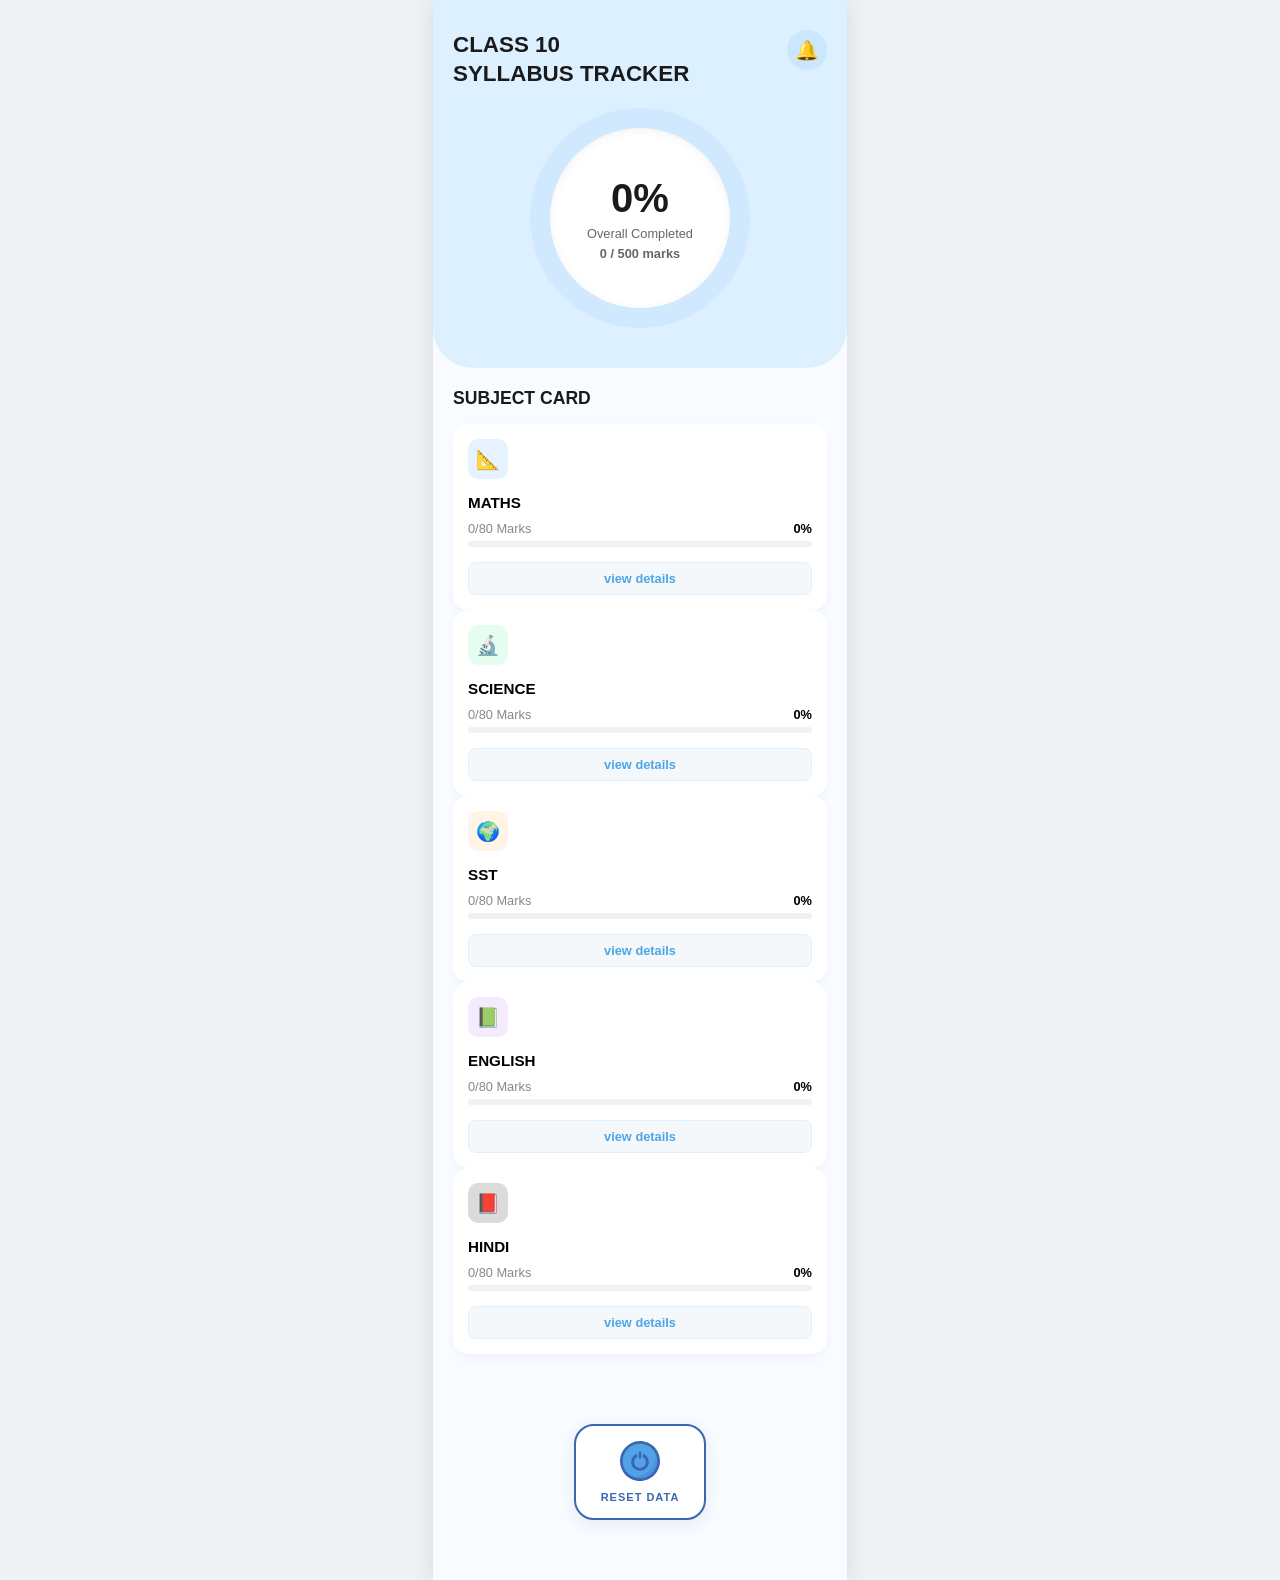
<file: index.html>
<!DOCTYPE html>
<html lang="en">
<head>
    <meta charset="UTF-8">
    <meta name="viewport" content="width=device-width , initial-scale=1.0">
    <title>syllabus tracker</title>
    <link rel = "stylesheet" href="style.css">
    <link rel = "apple-touch-icon" href = "icon.jpeg">
    <link rel="manifest" href="/syllabus-tracker/manifest.json">
    <script>
        if ('serviceWorker' in navigator) {
            navigator.serviceWorker.register('sw.js');
            }
    </script>
</head>
<body>
    <script src="script.js"></script>
    <div class="app-container">
        <div class="top-section">
            <header>
                
                <h1 style="font-family: 'Segoe UI', Tahoma, Geneva, Verdana, sans-serif; text-transform: uppercase;">class 10<br>syllabus tracker</h1>
                <div class="notif-container">
    <button class="icon-btn" id="notif-btn">🔔</button>
    <span id="notif-dot" class="notification-dot" style="display: none;"></span>
                </div>

            </header>
            <div class="overall-progress-container">
                <div class="circular-progress">
                    <div class="inner-circle">
                        <h2>0%</h2>
                        <p style="text-transform: capitalize;">overall completed</p>
                        <p id="overall-marks-text" class="marks-total">0 / 500</p>
                    </div>
                </div>
            </div>
        </div>
        <div class="bottom-section">
            <div class="section-header">
                <h2 style="text-transform: uppercase;">subject card</h2>
            </div>
            <main class="subject-row">
                <div class="subject-card">
                    <div class="icon-box maths-icon">📐</div>
                    <h3 style="text-transform: uppercase;">maths</h3>
                    <div class="progress-info">
                        <span class="marks-badge math-marks">0 / 80</span>
                        <span class="maths-percent">0%</span>
                    </div>
                    <div class="progress-bar-bg">
                        <div class="progress-fill maths-fill" style ="width : 0%;"></div>
                    </div>
                    <a href ="maths.html"><button>view details</button></a>
                </div>
                <div class="subject-card">
                    <div class="icon-box science-icon">🔬</div>
                    <h3 style="text-transform: uppercase;">science</h3>
                    <div class="progress-info">
                        <span class="marks-badge sci-marks">0 / 80</span>
                        <span class="sci-percent">0%</span>
                    </div>
                    <div class="progress-bar-bg">
                        <div class="progress-fill science-fill" style ="width : 0%;"></div>
                    </div>
                    <a href ="science.html"><button>view details</button></a>
                </div>
                <div class="subject-card">
                    <div class="icon-box sst-icon">🌍</div>
                    <h3 style="text-transform: uppercase;">sst</h3>
                    <div class="progress-info">
                        <span class="marks-badge sst-marks">0 / 80</span>
                        <span class="sst-percent">0%</span>
                    </div>
                    <div class="progress-bar-bg">
                        <div class="progress-fill sst-fill" style ="width : 0%;"></div>
                    </div>
                    <a href="sst.html"><button>view details</button></a>
                </div>
                <div class="subject-card">
                    <div class="icon-box english-icon">📗</div>
                    <h3 style="text-transform: uppercase;">english</h3>
                    <div class="progress-info">
                        <span class="marks-badge english-marks">0 / 80</span>
                        <span class="english-percent">0%</span>
                    </div>
                    <div class="progress-bar-bg">
                        <div class="progress-fill english-fill" style ="width : 0%;"></div>
                    </div>
                    <a href="english.html"><button>view details</button></a>
                </div>
                <div class="subject-card">
                    <div class="icon-box hindi-icon">📕</div>
                    <h3 style="text-transform: uppercase;">hindi</h3>
                    <div class="progress-info">
                        <span class="marks-badge hindi-marks">0 / 80</span>
                        <span class="hindi-percent">0%</span>
                    </div>
                    <div class="progress-bar-bg">
                        <div class="progress-fill hindi-fill" style ="width : 0%;"></div>
                    </div>
                    <a href="hindi.html"><button>view details</button></a>
                </div>
            </main>
        </div>

        <div class="reset-section">
    <button id="reset-btn" title="Reset All Progress">
        <svg width="40" height="40" viewBox="0 0 512 512" xmlns="http://www.w3.org/2000/svg">
            <path style="fill:#3C66B1;" d="M256,0c-38.961,0-85.921,14.775-85.921,14.775C70.956,50.084,0,144.756,0,256 c0,141.385,114.615,256,256,256s256-114.615,256-256S397.385,0,256,0z M256,462.352c-113.965,0-206.352-92.387-206.352-206.352 S142.035,49.648,256,49.648S462.352,142.035,462.352,256S369.965,462.352,256,462.352z"></path>
            <circle style="fill:#52A2E7;" cx="256" cy="256" r="221.978"></circle>
            <g>
                <path style="opacity:0.22;fill:#3C66B1;" d="M404.465,47.428 c29.859,41.873,47.427,93.116,47.427,148.464c0,141.385-114.615,256-256,256c-55.348,0-106.592-17.568-148.465-47.427 C93.842,469.555,169.963,512,256,512c141.385,0,256-114.615,256-256C512,169.963,469.555,93.842,404.465,47.428z"></path>
                <path style="fill:#3C66B1;" d="M192.763,176.515c7.98-4.78,16.041-9.57,24.921-12.802v40.281 c-22.388,13.18-37.453,37.52-37.453,65.326c0,41.777,33.988,75.767,75.768,75.767c41.777,0,75.767-33.988,75.767-75.767 c0-27.806-15.066-52.146-37.453-65.327v-40.281c43.135,15.697,74.025,57.112,74.025,105.607 c0,61.944-50.394,112.338-112.338,112.338s-112.339-50.394-112.339-112.338c0-25.564,8.584-49.16,23.02-68.059 C166.678,201.26,181.279,183.394,192.763,176.515z"></path>
                <path style="fill:#3C66B1;" d="M255.997,222.699L255.997,222.699c-8.62,0-15.673-7.053-15.673-15.673v-61.017 c0-8.62,7.053-15.673,15.673-15.673l0,0c8.62,0,15.673,7.053,15.673,15.673v61.017C271.67,215.646,264.617,222.699,255.997,222.699 z"></path>
            </g>
        </svg>
        <span>Reset Data</span>
    </button>
        </div>

    </div>
</body>
</html>
</file>
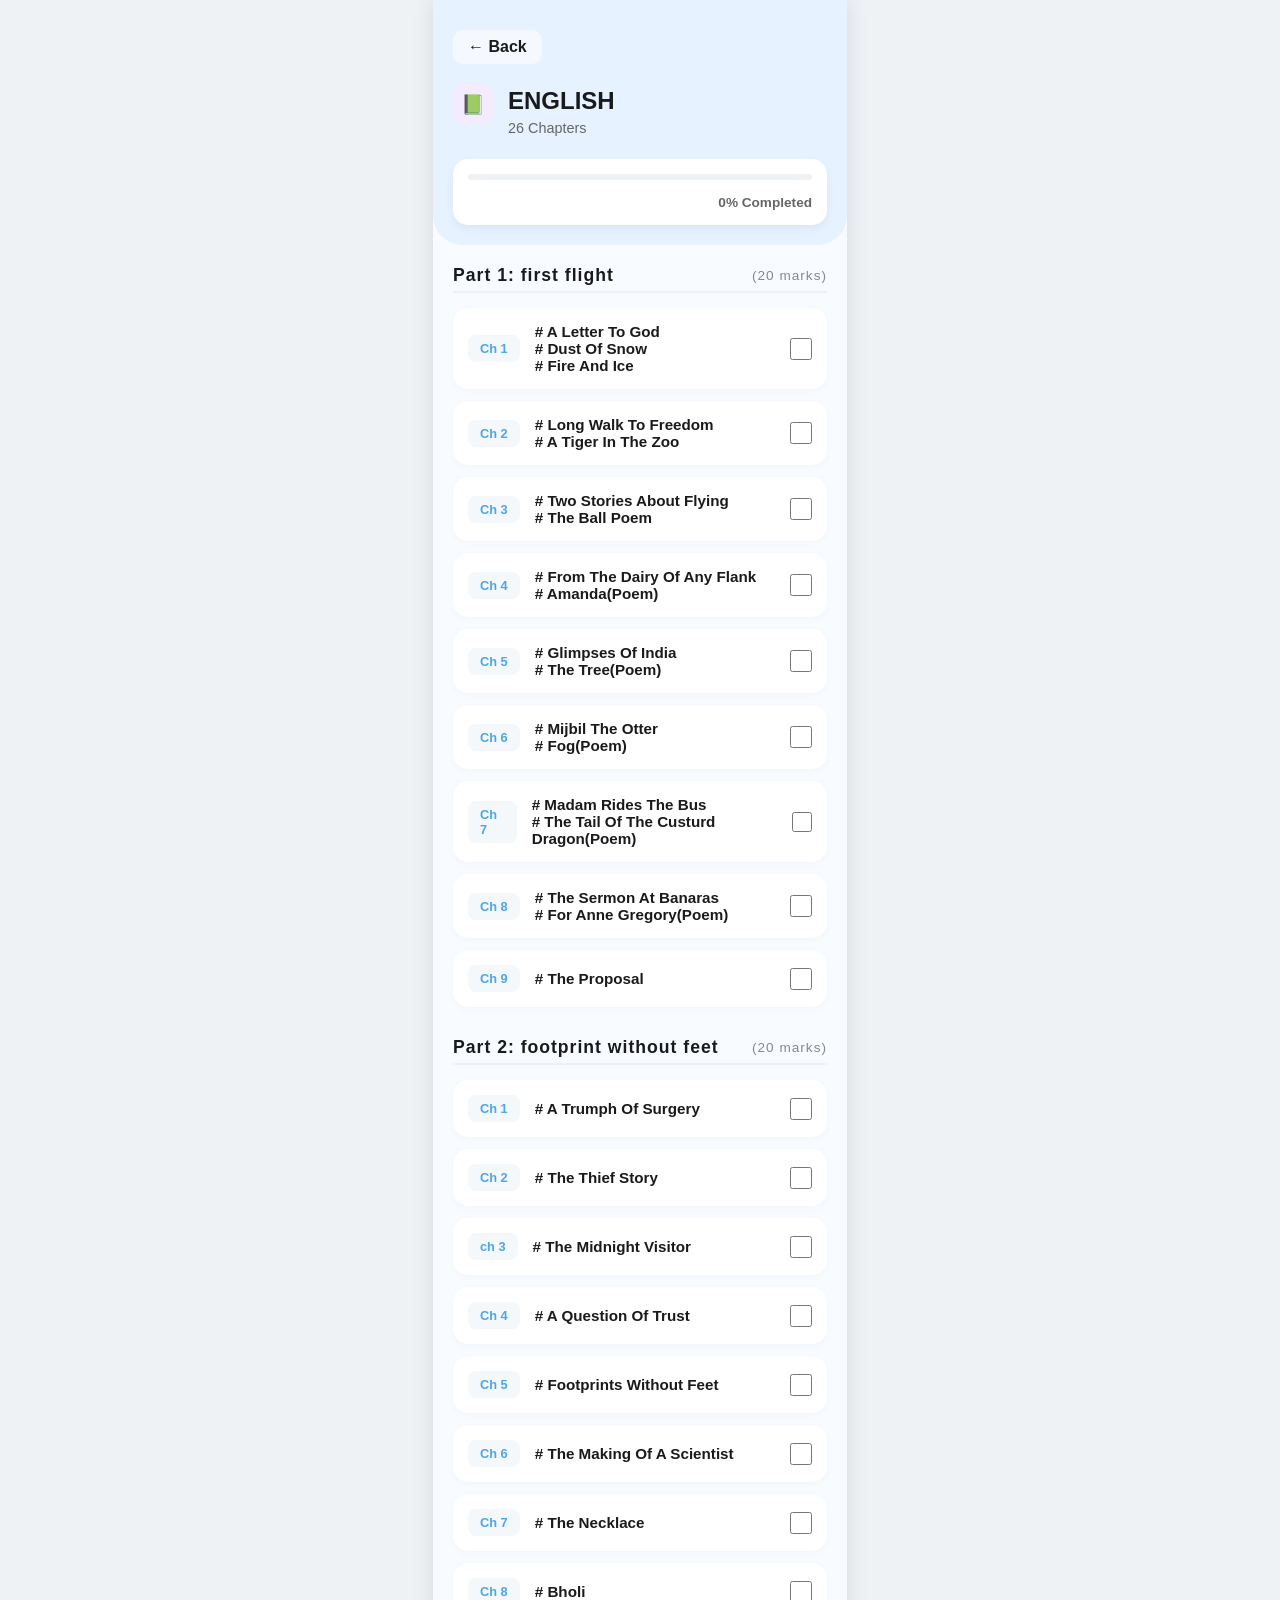
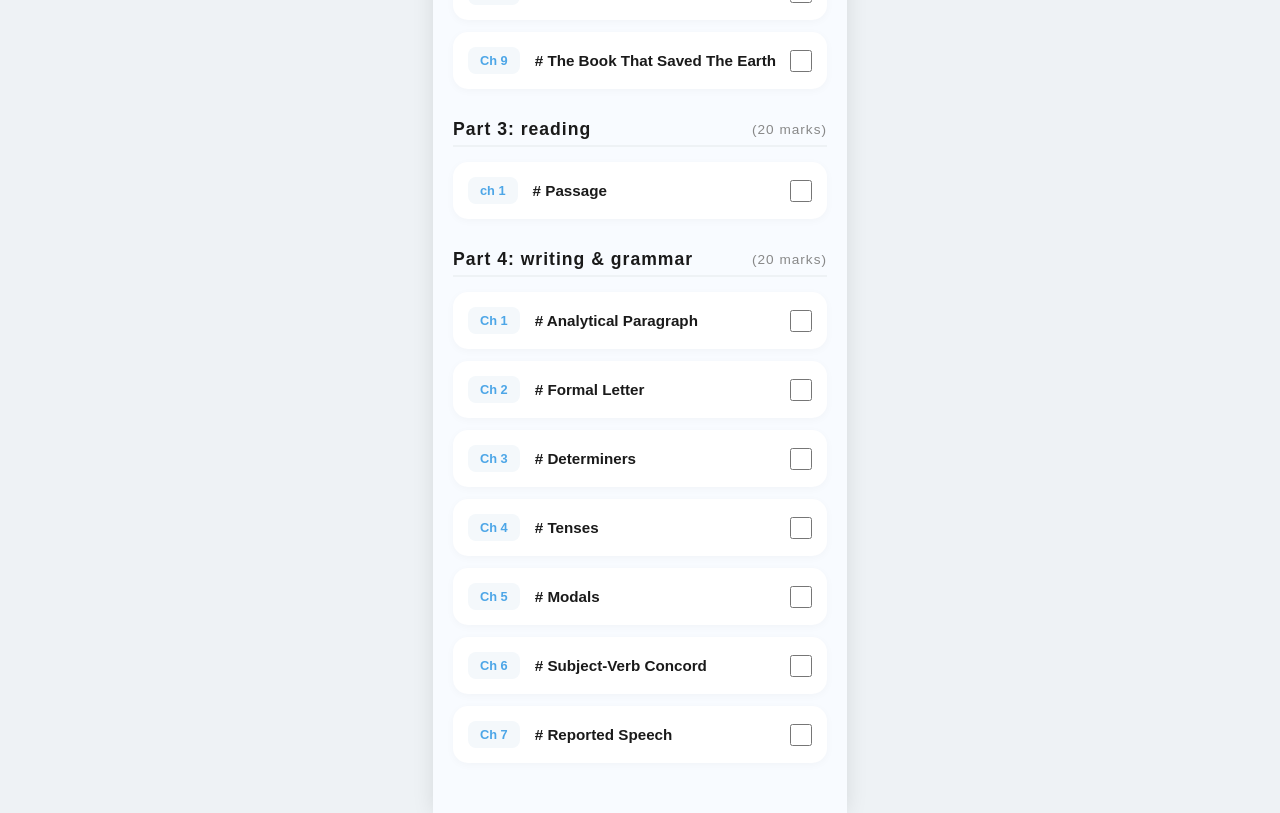
<file: english.html>
<!DOCTYPE html>
<html lang="en">
<head>
    <meta charset="UTF-8">
    <meta name="viewport" content="width=device-width, initial-scale=1.0">
    <title>english Chapters</title>
    <link rel="stylesheet" href="style.css">
</head>
<body>
    <div class="app-container">
        <div class="subject-header english-header">
            <a href="index.html" class="back-btn">← Back</a>
            
            <div class="header-content">
                <div class="icon-box english-icon">📗</div>
                <div>
                    <h2 style="text-transform: uppercase;">english</h2>
                    <p>26 Chapters</p>
                </div>
            </div>

            <div class="subject-progress">
                <div class="progress-bar-bg">
                    <div class="progress-fill english-fill" style="width: 0%;"></div>
                </div>
                <span>0% Completed</span>
            </div>
        </div>

        <div class="chapters-container">
            <div class="subject-part">

                <h3 class="part-title">part 1: first flight <span class="part-marks">(20 marks)</span></h3>
            <label class="chapter-card">
                <div class="chapter-info">
                    <span class="chapter-num">Ch 1</span>
                    <div>
                    <h4># a letter to god<br># dust of snow<br># fire and ice</h4>
                    </div>
                </div>
                <input type="checkbox" id="eng-ff-ch1">
            </label>

            <label class="chapter-card">
                <div class="chapter-info">
                    <span class="chapter-num">Ch 2</span>
                    <div>
                    <h4># long walk to freedom<br># a tiger in the zoo</h4>
                    </div>
                </div>
                <input type="checkbox" id="eng-ff-ch2">
            </label>

            <label class="chapter-card">
                <div class="chapter-info">
                    <span class="chapter-num">Ch 3</span>
                    <div>
                    <h4># two stories about flying<br># the ball poem</h4>
                    </div>
                </div>
                <input type="checkbox" id="eng-ff-ch3">
            </label>
            
           
            <label class="chapter-card">
                <div class="chapter-info">
                    <span class="chapter-num">Ch 4</span>
                    <div>
                    <h4># from the dairy of any flank<br># amanda(poem)</h4>
                    </div>
                </div>
                <input type="checkbox" id="eng-ff-ch4">
            </label>
            
            <label class="chapter-card">
                <div class="chapter-info">
                    <span class="chapter-num">Ch 5</span>
                    <div>
                    <h4># glimpses of india<br># the tree(poem)</h4>
                    </div>
                </div>
                <input type="checkbox" id="eng-ff-ch5">
            </label>
          
            <label class="chapter-card">
                <div class="chapter-info">
                    <span class="chapter-num">Ch 6</span>
                    <div>
                    <h4># mijbil the otter<br># fog(poem)</h4>
                    </div>
                </div>
                <input type="checkbox" id="eng-ff-ch6">
            </label>

            <label class="chapter-card">
                <div class="chapter-info">
                    <span class="chapter-num">Ch 7</span>
                    <div>
                    <h4># madam rides the bus<br># the tail of the custurd dragon(Poem)</h4>
                    </div>
                </div>
                <input type="checkbox" id="eng-ff-ch7">
            </label>

            <label class="chapter-card">
                <div class="chapter-info">
                    <span class="chapter-num">Ch 8</span>
                    <div>
                    <h4># the sermon at banaras <br># for anne gregory(poem)</h4>
                    </div>
                </div>
                <input type="checkbox" id="eng-ff-ch8">
            </label>

            <label class="chapter-card">
                <div class="chapter-info">
                    <span class="chapter-num">Ch 9</span>
                    <div>
                    <h4># the proposal</h4>
                    </div>
                </div>
                <input type="checkbox" id="eng-ff-ch9">
            </label>
        </div>

        <div class="subject-part">
                <h3 class="part-title">part 2: footprint without feet <span class="part-marks">(20 marks)</span></h3>

            <label class="chapter-card">
                <div class="chapter-info">
                    <span class="chapter-num">Ch 1</span>
                    <div>
                    <h4># a trumph of surgery</h4>
                    </div>
                </div>
                <input type="checkbox" id="eng-fwf-ch1">
            </label>

            <label class="chapter-card">
                <div class="chapter-info">
                    <span class="chapter-num">Ch 2</span>
                    <div>
                    <h4># the thief story</h4>
                    </div>
                </div>
                <input type="checkbox" id="eng-fwf-ch2">
            </label>

            <label class="chapter-card">
                <div class="chapter-info">
                    <span class="chapter-num">ch 3</span>
                    <div>
                    <h4># the midnight visitor</h4>
                    </div>
                </div>
                <input type="checkbox" id="eng-fwf-ch3">
            </label>

            <label class="chapter-card">
                <div class="chapter-info">
                    <span class="chapter-num">Ch 4</span>
                    <div>
                    <h4># a question of trust</h4>
                    </div>
                </div>
                <input type="checkbox" id="eng-fwf-ch4">
            </label>

            <label class="chapter-card">
                <div class="chapter-info">
                    <span class="chapter-num">Ch 5</span>
                    <div>
                    <h4># footprints without feet</h4>
                    </div>
                </div>
                <input type="checkbox" id="eng-fwf-ch5">
            </label>

            <label class="chapter-card">
                <div class="chapter-info">
                    <span class="chapter-num">Ch 6</span>
                    <div>
                    <h4># the making of a scientist</h4>
                    </div>
                </div>
                <input type="checkbox" id="eng-fwf-ch6">
            </label>

            <label class="chapter-card">
                <div class="chapter-info">
                    <span class="chapter-num">Ch 7</span>
                    <div>
                    <h4># the necklace</h4>
                    </div>
                </div>
                <input type="checkbox" id="eng-fwf-ch7">
            </label>

            <label class="chapter-card">
                <div class="chapter-info">
                    <span class="chapter-num">Ch 8</span>
                    <div>
                    <h4># bholi</h4>
                    </div>
                </div>
                <input type="checkbox" id="eng-fwf-ch8">
            </label>

            <label class="chapter-card">
                <div class="chapter-info">
                    <span class="chapter-num">Ch 9</span>
                    <div>
                    <h4># the book that saved the earth</h4>
                    </div>
                </div>
                <input type="checkbox" id="eng-fwf-ch9">
            </label>

        </div>
        <div class="subject-part">
                <h3 class="part-title">part 3: reading <span class="part-marks">(20 marks)</span></h3>

                <label class="chapter-card">
                <div class="chapter-info">
                    <span class="chapter-num">ch 1</span>
                    <div>
                    <h4># passage</h4>
                    </div>
                </div>
                <input type="checkbox" id="eng-read-ch1">
            </label>
        </div>

        <div class="subject-part">
                <h3 class="part-title">part 4: writing & Grammar <span class="part-marks">(20 marks)</span></h3>
            <label class="chapter-card">
                <div class="chapter-info">
                    <span class="chapter-num">Ch 1</span>
                    <div>
                    <h4># Analytical paragraph</h4>
                    </div>
                </div>
                <input type="checkbox" id="eng-wg-ch1">
            </label>

            <label class="chapter-card">
                <div class="chapter-info">
                    <span class="chapter-num">Ch 2</span>
                    <div>
                    <h4># formal letter<br></h4>
                    </div>
                </div>
                <input type="checkbox" id="eng-wg-ch2">
            </label>

            <label class="chapter-card">
                <div class="chapter-info">
                    <span class="chapter-num">Ch 3</span>
                    <div>
                    <h4># determiners</h4>
                    </div>
                </div>
                <input type="checkbox" id="eng-wg-ch3">
            </label>

            <label class="chapter-card">
                <div class="chapter-info">
                    <span class="chapter-num">Ch 4</span>
                    <div>
                    <h4># tenses</h4>
                    </div>
                </div>
                <input type="checkbox" id="eng-wg-ch4">
            </label>

            <label class="chapter-card">
                <div class="chapter-info">
                    <span class="chapter-num">Ch 5</span>
                    <div>
                    <h4># modals</h4>
                    </div>
                </div>
                <input type="checkbox" id="eng-wg-ch5">
            </label>

            <label class="chapter-card">
                <div class="chapter-info">
                    <span class="chapter-num">Ch 6</span>
                    <div>
                    <h4># subject-verb concord</h4>
                    </div>
                </div>
                <input type="checkbox" id="eng-wg-ch6">
            </label>
            
            <label class="chapter-card">
                <div class="chapter-info">
                    <span class="chapter-num">Ch 7</span>
                    <div>
                    <h4># Reported speech</h4>
                    </div>
                </div>
                <input type="checkbox" id="eng-wg-ch7">
            </label>

        </div>
    </div>
    <script src="script.js"></script>
</body>
</html>
</file>
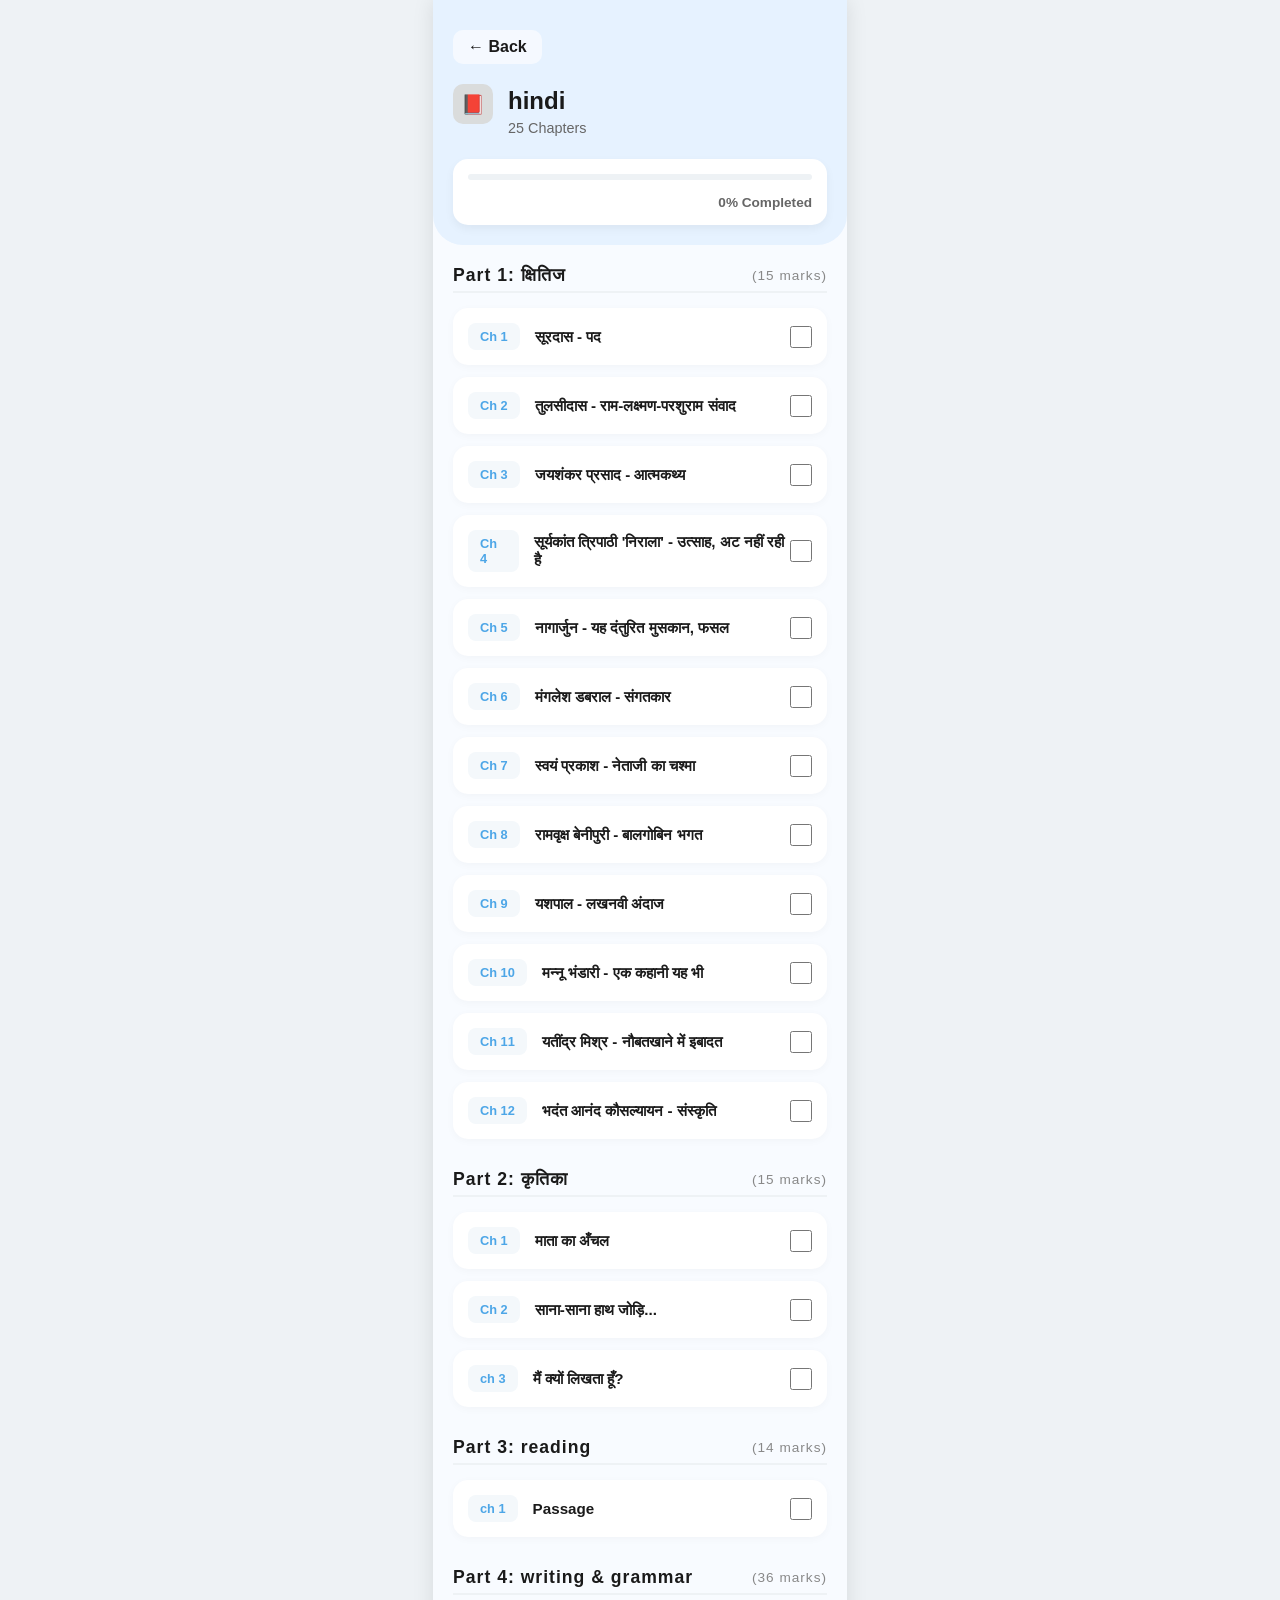
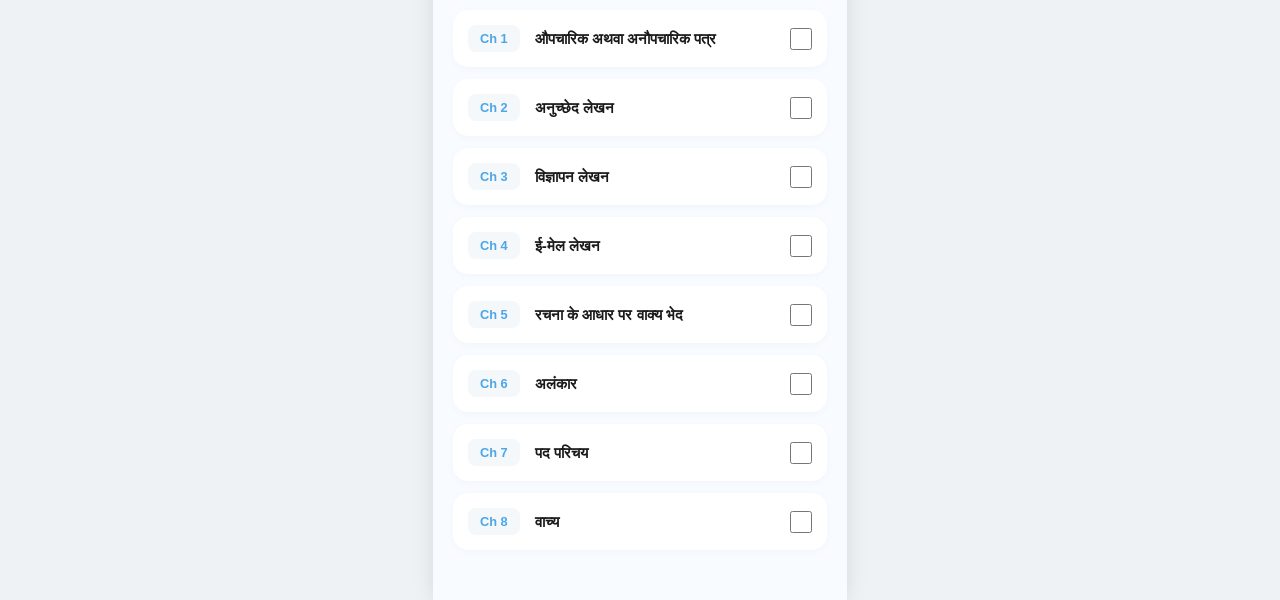
<file: hindi.html>
<!DOCTYPE html>
<html lang="en">
<head>
    <meta charset="UTF-8">
    <meta name="viewport" content="width=device-width, initial-scale=1.0">
    <title>hindi Chapters</title>
    <link rel="stylesheet" href="style.css">
</head>
<body>
    <div class="app-container">
        <div class="subject-header hindi-header">
            <a href="index.html" class="back-btn">← Back</a>
            
            <div class="header-content">
                <div class="icon-box hindi-icon">📕</div>
                <div>
                    <h2>hindi</h2>
                    <p>25 Chapters</p>
                </div>
            </div>

            <div class="subject-progress">
                <div class="progress-bar-bg">
                    <div class="progress-fill hindi-fill" style="width: 0%;"></div>
                </div>
                <span>0% Completed</span>
            </div>
        </div>

        <div class="chapters-container">
            <div class="subject-part">

                <h3 class="part-title">part 1: क्षितिज <span class="part-marks">(15 marks)</span></h3>
            <label class="chapter-card">
                <div class="chapter-info">
                    <span class="chapter-num">Ch 1</span>
                    <div>
                    <h4>सूरदास - पद</h4>
                    </div>
                </div>
                <input type="checkbox" id="hin-ksh-ch1" >
            </label>

            <label class="chapter-card">
                <div class="chapter-info">
                    <span class="chapter-num">Ch 2</span>
                    <div>
                    <h4>तुलसीदास - राम-लक्ष्मण-परशुराम संवाद</h4>
                    </div>
                </div>
                <input type="checkbox" id="hin-ksh-ch2" >
            </label>
            
           
            <label class="chapter-card">
                <div class="chapter-info">
                    <span class="chapter-num">Ch 3</span>
                    <div>
                    <h4>जयशंकर प्रसाद - आत्मकथ्य</h4>
                    </div>
                </div>
                <input type="checkbox" id="hin-ksh-ch3">
            </label>
            
            <label class="chapter-card">
                <div class="chapter-info">
                    <span class="chapter-num">Ch 4</span>
                    <div>
                    <h4>सूर्यकांत त्रिपाठी 'निराला' - उत्साह, अट नहीं रही है</h4>
                    </div>
                </div>
                <input type="checkbox"id="hin-ksh-ch4">
            </label>
          
            <label class="chapter-card">
                <div class="chapter-info">
                    <span class="chapter-num">Ch 5</span>
                    <div>
                    <h4>नागार्जुन - यह दंतुरित मुसकान, फसल</h4>
                    </div>
                </div>
                <input type="checkbox"id="hin-ksh-ch5">
            </label>

            <label class="chapter-card">
                <div class="chapter-info">
                    <span class="chapter-num">Ch 6</span>
                    <div>
                    <h4>मंगलेश डबराल - संगतकार</h4>
                    </div>
                </div>
                <input type="checkbox"id="hin-ksh-ch6">
            </label>

            <label class="chapter-card">
                <div class="chapter-info">
                    <span class="chapter-num">Ch 7</span>
                    <div>
                    <h4>स्वयं प्रकाश - नेताजी का चश्मा</h4>
                    </div>
                </div>
                <input type="checkbox"id="hin-ksh-ch7">
            </label>

            <label class="chapter-card">
                <div class="chapter-info">
                    <span class="chapter-num">Ch 8</span>
                    <div>
                    <h4>रामवृक्ष बेनीपुरी - बालगोबिन भगत</h4>
                    </div>
                </div>
                <input type="checkbox"id="hin-ksh-ch8">
            </label>

             <label class="chapter-card">
                <div class="chapter-info">
                    <span class="chapter-num">Ch 9</span>
                    <div>
                    <h4>यशपाल - लखनवी अंदाज</h4>
                    </div>
                </div>
                <input type="checkbox"id="hin-ksh-ch9">
            </label>

            <label class="chapter-card">
                <div class="chapter-info">
                    <span class="chapter-num">Ch 10</span>
                    <div>
                    <h4>मन्नू भंडारी - एक कहानी यह भी</h4>
                    </div>
                </div>
                <input type="checkbox" id="hin-ksh-ch10">
            </label>

            <label class="chapter-card">
                <div class="chapter-info">
                    <span class="chapter-num">Ch 11</span>
                    <div>
                    <h4>यतींद्र मिश्र - नौबतखाने में इबादत</h4>
                    </div>
                </div>
                <input type="checkbox"  id="hin-ksh-ch11">
            </label>

            <label class="chapter-card">
                <div class="chapter-info">
                    <span class="chapter-num">Ch 12</span>
                    <div>
                    <h4>भदंत आनंद कौसल्यायन - संस्कृति</h4>
                    </div>
                </div>
                <input type="checkbox" id="hin-ksh-ch12">
            </label>

        </div>

        <div class="subject-part">
                <h3 class="part-title">part 2: कृतिका <span class="part-marks">(15 marks)</span></h3>

            <label class="chapter-card">
                <div class="chapter-info">
                    <span class="chapter-num">Ch 1</span>
                    <div>
                    <h4>माता का अँचल</h4>
                    </div>
                </div>
                <input type="checkbox" id="hin-kri-ch1">
            </label>

            <label class="chapter-card">
                <div class="chapter-info">
                    <span class="chapter-num">Ch 2</span>
                    <div>
                    <h4>साना-साना हाथ जोड़ि...</h4>
                    </div>
                </div>
                <input type="checkbox" id="hin-kri-ch2">
            </label>

            <label class="chapter-card">
                <div class="chapter-info">
                    <span class="chapter-num">ch 3</span>
                    <div>
                    <h4>मैं क्यों लिखता हूँ?</h4>
                    </div>
                </div>
                <input type="checkbox" id="hin-kri-ch3">
            </label>
        </div>

        <div class="subject-part">
                <h3 class="part-title">part 3: reading <span class="part-marks">(14 marks)</span></h3>

                <label class="chapter-card">
                <div class="chapter-info">
                    <span class="chapter-num">ch 1</span>
                    <div>
                    <h4>passage</h4>
                    </div>
                </div>
                <input type="checkbox" id="hin-read-ch1">
            </label>
        </div>

        <div class="subject-part">
                <h3 class="part-title">part 4: writing & Grammar <span class="part-marks">(36 marks)</span></h3>
            <label class="chapter-card">
                <div class="chapter-info">
                    <span class="chapter-num">Ch 1</span>
                    <div>
                    <h4>औपचारिक अथवा अनौपचारिक पत्र</h4>
                    </div>
                </div>
                <input type="checkbox" id="hin-wg-ch1">
            </label>

            <label class="chapter-card">
                <div class="chapter-info">
                    <span class="chapter-num">Ch 2</span>
                    <div>
                    <h4>अनुच्छेद लेखन</h4>
                    </div>
                </div>
                <input type="checkbox" id="hin-wg-ch2">
            </label>

            <label class="chapter-card">
                <div class="chapter-info">
                    <span class="chapter-num">Ch 3</span>
                    <div>
                    <h4>विज्ञापन लेखन</h4>
                    </div>
                </div>
                <input type="checkbox" id="hin-wg-ch3">
            </label>

            <label class="chapter-card">
                <div class="chapter-info">
                    <span class="chapter-num">Ch 4</span>
                    <div>
                    <h4>ई-मेल लेखन</h4>
                    </div>
                </div>
                <input type="checkbox" id="hin-wg-ch4">
            </label>

            <label class="chapter-card">
                <div class="chapter-info">
                    <span class="chapter-num">Ch 5</span>
                    <div>
                    <h4>रचना के आधार पर वाक्य भेद</h4>
                    </div>
                </div>
                <input type="checkbox" id="hin-wg-ch5">
            </label>

            <label class="chapter-card">
                <div class="chapter-info">
                    <span class="chapter-num">Ch 6</span>
                    <div>
                    <h4>अलंकार</h4>
                    </div>
                </div>
                <input type="checkbox" id="hin-wg-ch6">
            </label>

            <label class="chapter-card">
                <div class="chapter-info">
                    <span class="chapter-num">Ch 7</span>
                    <div>
                    <h4>पद परिचय</h4>
                    </div>
                </div>
                <input type="checkbox" id="hin-wg-ch7">
            </label>

            <label class="chapter-card">
                <div class="chapter-info">
                    <span class="chapter-num">Ch 8</span>
                    <div>
                    <h4>वाच्य</h4>
                    </div>
                </div>
                <input type="checkbox" id="hin-wg-ch8">
            </label>

        </div>
    </div>
    <script src="script.js"></script>
</body>
</html>
</file>
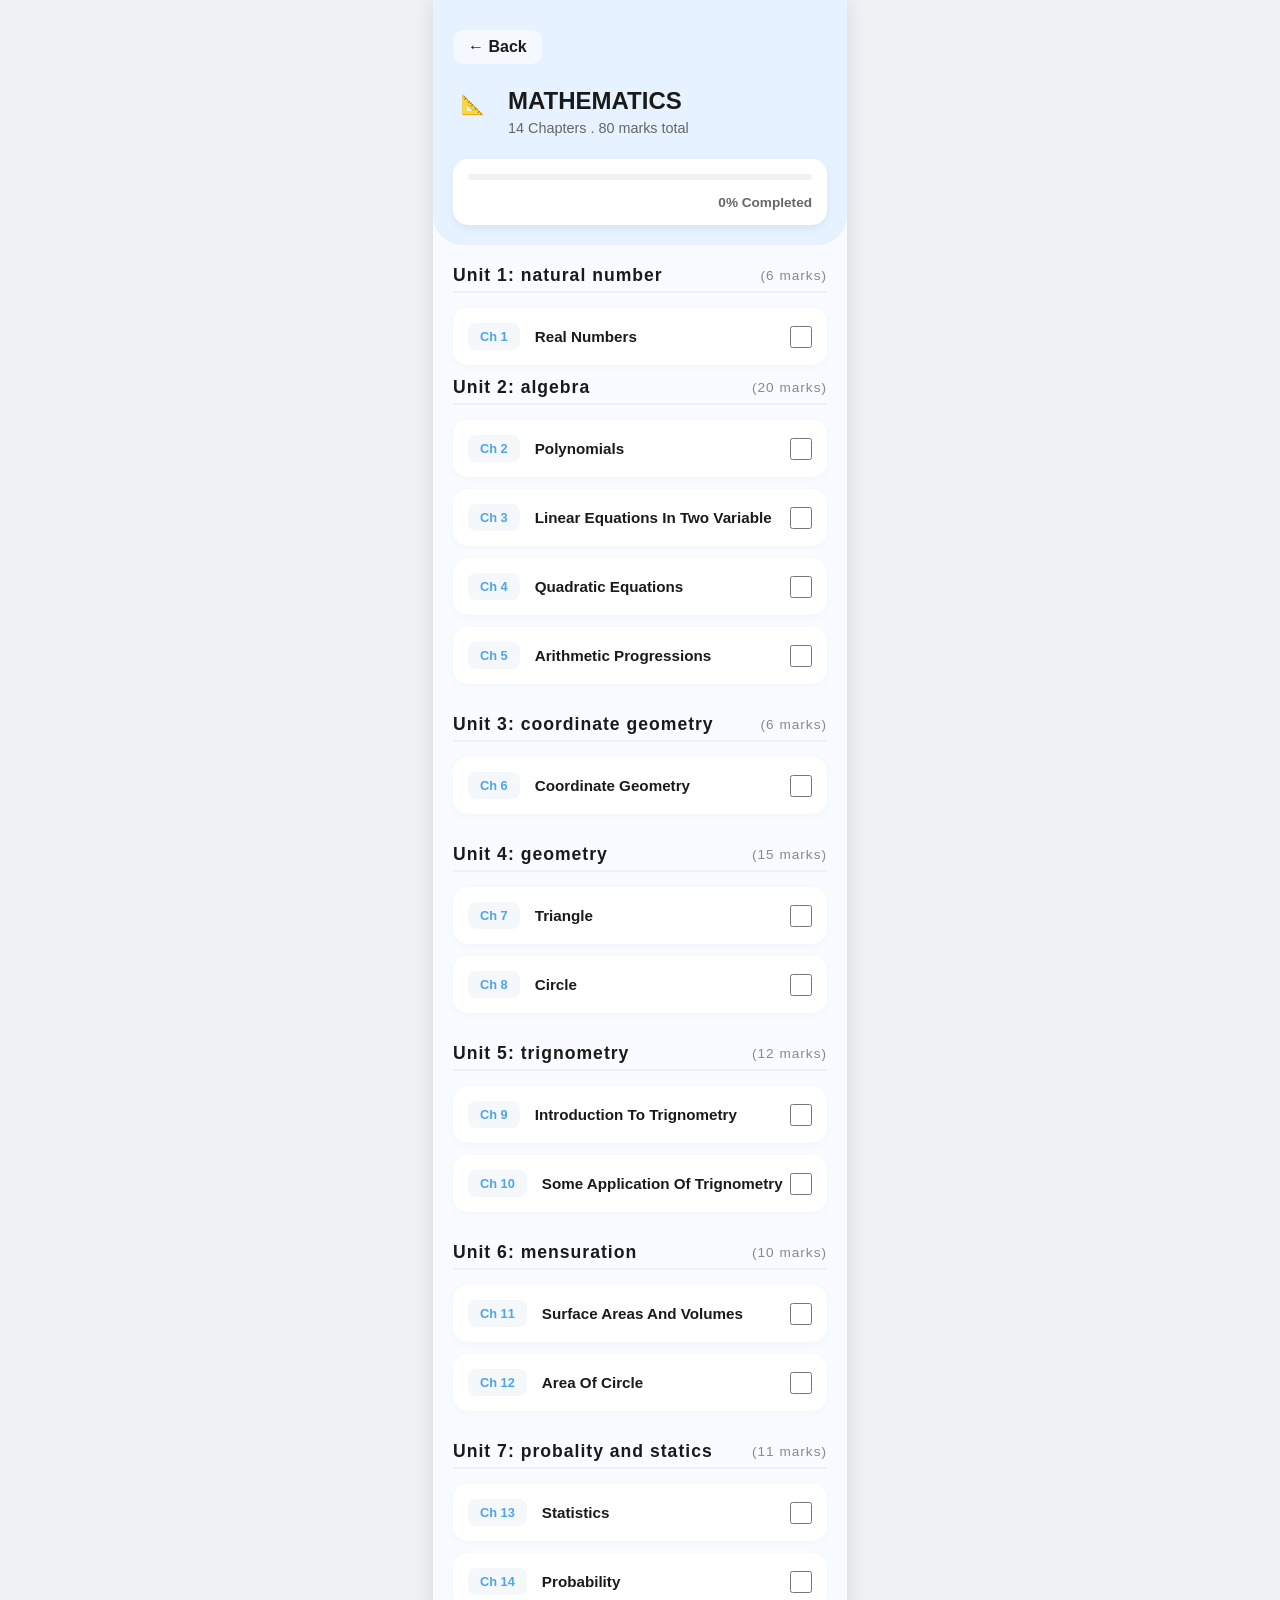
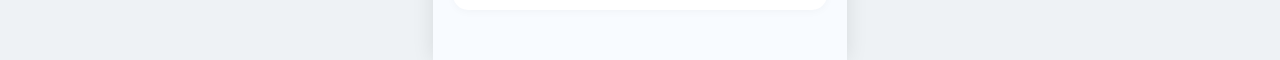
<file: maths.html>
<!DOCTYPE html>
<html lang="en">
<head>
    <meta charset="UTF-8">
    <meta name="viewport" content="width=device-width, initial-scale=1.0">
    <title>Math Chapters</title>
    <link rel="stylesheet" href="style.css">
</head>
<body>
    <div class="app-container">
        <div class="subject-header maths-header">
            <a href="index.html" class="back-btn">← Back</a>
            
            <div class="header-content">
                <div class="icon-box maths-icon">📐</div>
                <div>
                    <h2 style="text-transform: uppercase;">Mathematics</h2>
                    <p>14 Chapters . 80 marks total</p>
                </div>
            </div>

            <div class="subject-progress">
                <div class="progress-bar-bg">
                    <div class="progress-fill maths-fill" style="width: 0%;"></div>
                </div>
                <span>0% Completed</span>
            </div>
        </div>

        <div class="chapters-container">
            <div class="subject-part">
                <h3 class="part-title">unit 1: natural number <span class="part-marks">(6 marks)</span></h3>
            <label class="chapter-card">
                <div class="chapter-info">
                    <span class="chapter-num">Ch 1</span>
                    <div>
                    <h4>Real Numbers</h4>
                    </div>
                </div>
                <input type="checkbox"id="math-u1-ch1">
            </label>
        

        <div class="subject-part">
            <h3 class="part-title">unit 2: algebra <span class="part-marks">(20 marks)</span></h3>
            <label class="chapter-card">
                <div class="chapter-info">
                    <span class="chapter-num">Ch 2</span>
                    <div>
                    <h4>Polynomials</h4>
                    </div>
                </div>
                <input type="checkbox" id="math-u2-ch2">
            </label>

            <label class="chapter-card">
                <div class="chapter-info">
                    <span class="chapter-num">Ch 3</span>
                    <div>
                    <h4>Linear Equations in two variable</h4>
                    </div>
                </div>
                <input type="checkbox"id="math-u2-ch3">
            </label>

            <label class="chapter-card">
                <div class="chapter-info">
                    <span class="chapter-num">Ch 4</span>
                    <div>
                    <h4>Quadratic Equations</h4>
                    </div>
                </div>
                <input type="checkbox"id="math-u2-ch4">
            </label>
            <label class="chapter-card">
                <div class="chapter-info">
                    <span class="chapter-num">Ch 5</span>
                    <div>
                    <h4>Arithmetic progressions</h4>
                    </div>
                </div>
                <input type="checkbox"id="math-u2-ch5">
            </label>
        </div>
         
        <div class="subject-part">
            <h3 class="part-title">unit 3: coordinate geometry <span class="part-marks">(6 marks)</span></h3>
            <label class="chapter-card">
                <div class="chapter-info">
                    <span class="chapter-num">Ch 6</span>
                    <div>
                    <h4>coordinate geometry</h4>
                    </div>
                </div>
                <input type="checkbox"id="math-u3-ch6">
            </label>
        </div>

        <div class="subject-part">
            <h3 class="part-title">unit 4: geometry <span class="part-marks">(15 marks)</span></h3>
            <label class="chapter-card">
                <div class="chapter-info">
                    <span class="chapter-num">Ch 7</span>
                    <div>
                    <h4>triangle</h4>
                    </div>
                </div>
                <input type="checkbox"id="math-u4-ch7">
            </label>
            <label class="chapter-card">
                <div class="chapter-info">
                    <span class="chapter-num">Ch 8</span>
                    <div>
                    <h4>circle</h4>
                    </div>
                </div>
                <input type="checkbox"id="math-u4-ch8">
            </label>
        </div>

        <div class="subject-part">
            <h3 class="part-title">unit 5: trignometry <span class="part-marks">(12 marks)</span></h3>

            <label class="chapter-card">
                <div class="chapter-info">
                    <span class="chapter-num">Ch 9</span>
                    <div>
                    <h4>introduction to trignometry</h4>
                    </div>
                </div>
                <input type="checkbox"id="math-u5-ch9">
            </label>
            <label class="chapter-card">
                <div class="chapter-info">
                    <span class="chapter-num">Ch 10</span>
                    <div>
                    <h4>some application of trignometry</h4>
                    </div>
                </div>
                <input type="checkbox"id="math-u5-ch10">
            </label>
        </div>

        <div class="subject-part">
            <h3 class="part-title">unit 6: mensuration <span class="part-marks">(10 marks)</span></h3>

            <label class="chapter-card">
                <div class="chapter-info">
                    <span class="chapter-num">Ch 11</span>
                    <div>
                    <h4>surface areas and volumes</h4>
                    </div>
                </div>
                <input type="checkbox"id="math-u6-ch11">
            </label>
            <label class="chapter-card">
                <div class="chapter-info">
                    <span class="chapter-num">Ch 12</span>
                    <div>
                    <h4>area of circle</h4>
                    </div>
                </div>
                <input type="checkbox"id="math-u6-ch12">
            </label>
        </div>

        <div class="subject-part">
            <h3 class="part-title">unit 7: probality and statics <span class="part-marks">(11 marks)</span></h3>

            <label class="chapter-card">
                <div class="chapter-info">
                    <span class="chapter-num">Ch 13</span>
                    <div>
                    <h4>statistics</h4>
                    </div>
                </div>
                <input type="checkbox"id="math-u7-ch13">
            </label>

            <label class="chapter-card">
                <div class="chapter-info">
                    <span class="chapter-num">Ch 14</span>
                    <div>
                    <h4>probability</h4>
                    </div>
                </div>
                <input type="checkbox"id="math-u7-ch14">
            </label>
        </div>
    </div>

    <script src="script.js"></script>

</body>
</html>
</file>
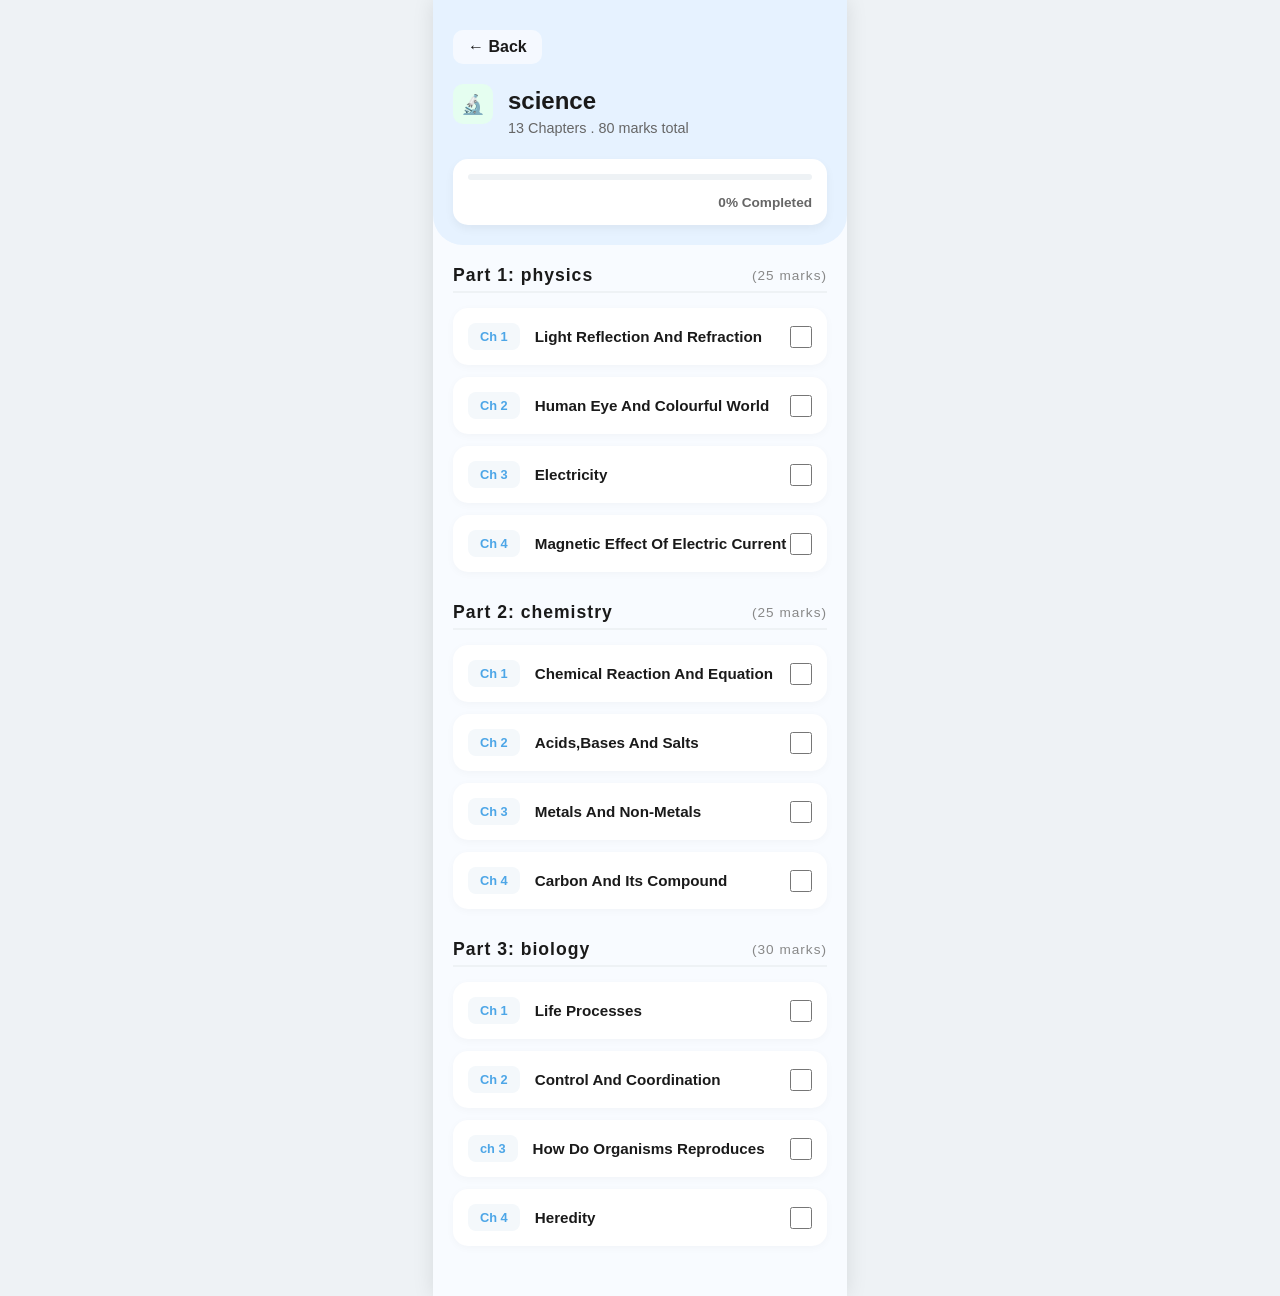
<file: science.html>
<!DOCTYPE html>
<html lang="en">
<head>
    <meta charset="UTF-8">
    <meta name="viewport" content="width=device-width, initial-scale=1.0">
    <title>science Chapters</title>
    <link rel="stylesheet" href="style.css">
</head>
<body>
    <div class="app-container">
        <div class="subject-header science-header">
            <a href="index.html" class="back-btn">← Back</a>
            
            <div class="header-content">
                <div class="icon-box science-icon">🔬</div>
                <div>
                    <h2>science</h2>
                    <p>13 Chapters . 80 marks total</p>
                </div>
            </div>

            <div class="subject-progress">
                <div class="progress-bar-bg">
                    <div class="progress-fill science-fill" style="width: 0%;"></div>
                </div>
                <span>0% Completed</span>
            </div>
        </div>

        <div class="chapters-container">
            <div class="subject-part">

                <h3 class="part-title">part 1: physics <span class="part-marks">(25 marks)</span></h3>
            <label class="chapter-card">
                <div class="chapter-info">
                    <span class="chapter-num">Ch 1</span>
                    <div>
                    <h4>light reflection and refraction</h4>
                </div>
                </div>
                <input type="checkbox"id="sci-phy-ch1">
            </label>
            <label class="chapter-card">
                <div class="chapter-info">
                    <span class="chapter-num">Ch 2</span>
                    <div>
                    <h4>human eye and colourful world</h4>
                </div>
                </div>
                <input type="checkbox" id="sci-phy-ch2">
            </label>

            <label class="chapter-card">
                <div class="chapter-info">
                    <span class="chapter-num">Ch 3</span>
                    <div>
                    <h4>electricity</h4>
                    </div>
                </div>
                <input type="checkbox"id="sci-phy-ch3">
            </label>
           
            <label class="chapter-card">
                <div class="chapter-info">
                    <span class="chapter-num">Ch 4</span>
                    <div>
                    <h4>magnetic effect of electric current</h4>
                    </div>
                </div>
                <input type="checkbox"id="sci-phy-ch4">
            </label>
        </div>

        <div class="subject-part">
                <h3 class="part-title">part 2: chemistry <span class="part-marks">(25 marks)</span></h3>    
            <label class="chapter-card">
                <div class="chapter-info">
                    <span class="chapter-num">Ch 1</span>
                    <div>
                    <h4>chemical reaction and equation</h4>
                    </div>
                </div>
                <input type="checkbox" id="sci-chem-ch1">
            </label>
            <label class="chapter-card">
                <div class="chapter-info">
                    <span class="chapter-num">Ch 2</span>
                    <div>
                    <h4>acids,bases and salts</h4>
                    </div>
                </div>
                <input type="checkbox"id="sci-chem-ch2">
            </label>
            <label class="chapter-card">
                <div class="chapter-info">
                    <span class="chapter-num">Ch 3</span>
                    <div>
                    <h4>metals and non-metals</h4>
                    </div>
                </div>
                <input type="checkbox" id="sci-chem-ch3">
            </label>
            <label class="chapter-card">
                <div class="chapter-info">
                    <span class="chapter-num">Ch 4</span>
                    <div>
                    <h4>carbon and its compound</h4>
                    </div>
                </div>
                <input type="checkbox" id="sci-chem-ch4">
            </label>
        </div>

        <div class="subject-part">
                <h3 class="part-title">part 3: biology <span class="part-marks">(30 marks)</span></h3>
            <label class="chapter-card">
                <div class="chapter-info">
                    <span class="chapter-num">Ch 1</span>
                    <div>
                    <h4>life processes</h4>
                    </div>
                </div>
                <input type="checkbox" id="sci-bio-ch1">
            </label>
            <label class="chapter-card">
                <div class="chapter-info">
                    <span class="chapter-num">Ch 2</span>
                    <div>
                    <h4>control and coordination</h4>
                    </div>
                </div>
                <input type="checkbox" id="sci-bio-ch2">
            </label>
            <label class="chapter-card">
                <div class="chapter-info">
                    <span class="chapter-num">ch 3</span>
                    <div>
                    <h4>how do organisms reproduces</h4>
                    </div>
                </div>
                <input type="checkbox" id="sci-bio-ch3">
            </label>
            <label class="chapter-card">
                <div class="chapter-info">
                    <span class="chapter-num">Ch 4</span>
                    <div>
                    <h4>heredity</h4>
                    </div>
                </div>
                <input type="checkbox" id="sci-bio-ch4">
            </label>
        </div>
    </div>
    <script src="script.js"></script>

</body>
</html>
</file>
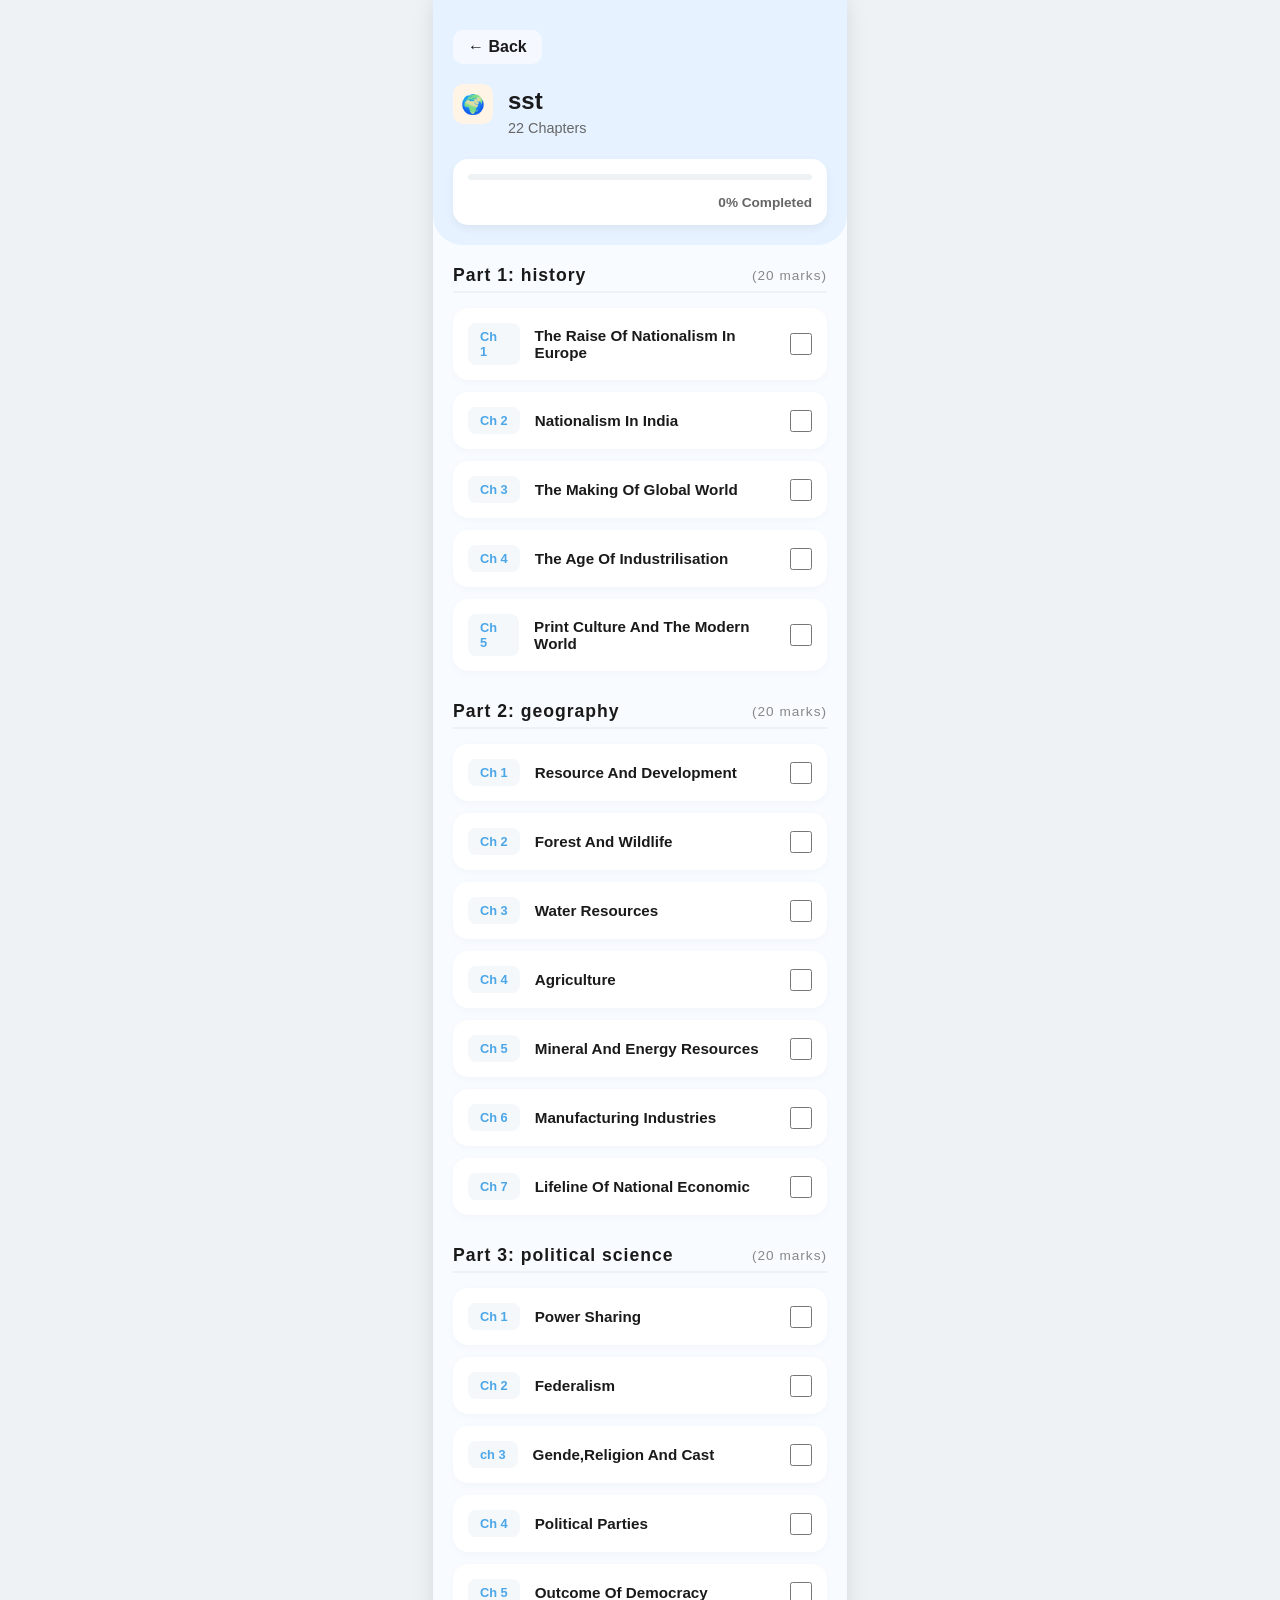
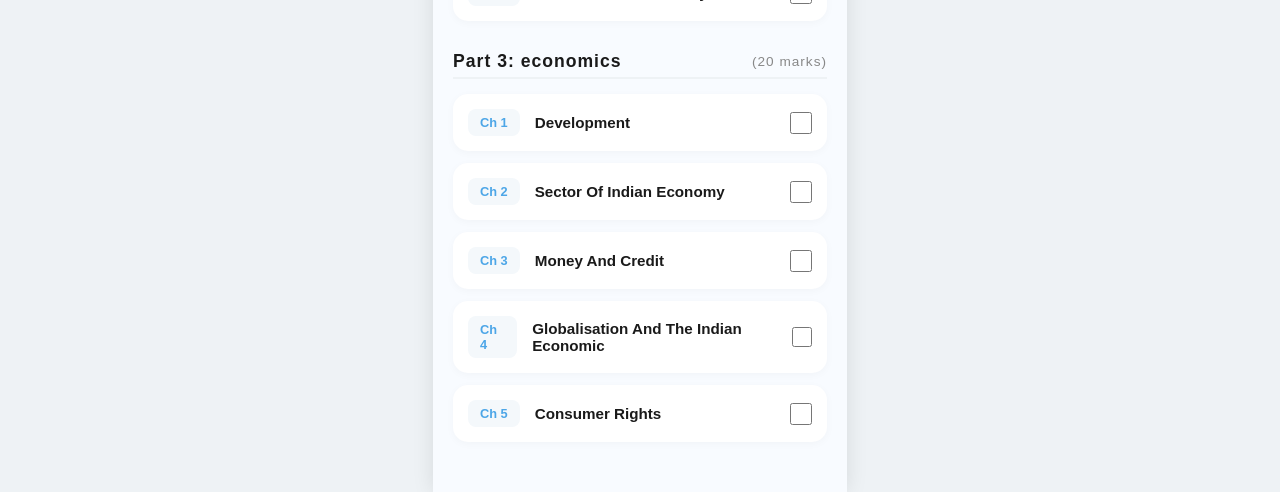
<file: sst.html>
<!DOCTYPE html>
<html lang="en">
<head>
    <meta charset="UTF-8">
    <meta name="viewport" content="width=device-width, initial-scale=1.0">
    <title>sst Chapters</title>
    <link rel="stylesheet" href="style.css">
</head>
<body>
    <div class="app-container">
        <div class="subject-header sst-header">
            <a href="index.html" class="back-btn">← Back</a>
            
            <div class="header-content">
                <div class="icon-box sst-icon">🌍</div>
                <div>
                    <h2>sst</h2>
                    <p>22 Chapters</p>
                </div>
            </div>

            <div class="subject-progress">
                <div class="progress-bar-bg">
                    <div class="progress-fill sst-fill" style="width: 0%;"></div>
                </div>
                <span>0% Completed</span>
            </div>
        </div>

        <div class="chapters-container">
            <div class="subject-part">

                <h3 class="part-title">part 1: history <span class="part-marks">(20 marks)</span></h3>
            <label class="chapter-card">
                <div class="chapter-info">
                    <span class="chapter-num">Ch 1</span>
                    <div>
                    <h4>the raise of nationalism in europe</h4>
                    </div>
                </div>
                <input type="checkbox" id="sst-his-ch1">
            </label>

            <label class="chapter-card">
                <div class="chapter-info">
                    <span class="chapter-num">Ch 2</span>
                    <div>
                    <h4>nationalism in india</h4>
                    </div>
                </div>
                <input type="checkbox" id="sst-his-ch2">
            </label>

            <label class="chapter-card">
                <div class="chapter-info">
                    <span class="chapter-num">Ch 3</span>
                    <div>
                    <h4>the making of global world</h4>
                    </div>
                </div>
                <input type="checkbox" id="sst-his-ch3">
            </label>
            
           
            <label class="chapter-card">
                <div class="chapter-info">
                    <span class="chapter-num">Ch 4</span>
                    <div>
                    <h4>the age of industrilisation</h4>
                    </div>
                </div>
                <input type="checkbox" id="sst-his-ch4">
            </label>
            
            <label class="chapter-card">
                <div class="chapter-info">
                    <span class="chapter-num">Ch 5</span>
                    <div>
                    <h4>print culture and the modern world</h4>
                    </div>
                </div>
                <input type="checkbox" id="sst-his-ch5">
            </label>
        </div>

        <div class="subject-part">
                <h3 class="part-title">part 2: geography <span class="part-marks">(20 marks)</span></h3>    
            <label class="chapter-card">
                <div class="chapter-info">
                    <span class="chapter-num">Ch 1</span>
                    <div>
                    <h4>resource and development</h4>
                    </div>
                </div>
                <input type="checkbox" id="sst-geo-ch1">
            </label>

            <label class="chapter-card">
                <div class="chapter-info">
                    <span class="chapter-num">Ch 2</span>
                    <div>
                    <h4>forest and wildlife</h4>
                    </div>
                </div>
                <input type="checkbox" id="sst-geo-ch2">
            </label>

            <label class="chapter-card">
                <div class="chapter-info">
                    <span class="chapter-num">Ch 3</span>
                    <div>
                    <h4>water resources</h4>
                    </div>
                </div>
                <input type="checkbox" id="sst-geo-ch3">
            </label>

            <label class="chapter-card">
                <div class="chapter-info">
                    <span class="chapter-num">Ch 4</span>
                    <div>
                    <h4>agriculture</h4>
                    </div>
                </div>
                <input type="checkbox" id="sst-geo-ch4">
            </label>

            <label class="chapter-card">
                <div class="chapter-info">
                    <span class="chapter-num">Ch 5</span>
                    <div>
                    <h4>mineral and energy resources</h4>
                    </div>
                </div>
                <input type="checkbox" id="sst-geo-ch5">
            </label>

            <label class="chapter-card">
                <div class="chapter-info">
                    <span class="chapter-num">Ch 6</span>
                    <div>
                    <h4>manufacturing industries</h4>
                    </div>
                </div>
                <input type="checkbox" id="sst-geo-ch6">
            </label>

            <label class="chapter-card">
                <div class="chapter-info">
                    <span class="chapter-num">Ch 7</span>
                    <div>
                    <h4>lifeline of national economic</h4>
                    </div>
                </div>
                <input type="checkbox" id="sst-geo-ch7">
            </label>
        </div>

        <div class="subject-part">
                <h3 class="part-title">part 3: political science <span class="part-marks">(20 marks)</span></h3>

            <label class="chapter-card">
                <div class="chapter-info">
                    <span class="chapter-num">Ch 1</span>
                    <div>
                    <h4>power sharing</h4>
                    </div>
                </div>
                <input type="checkbox" id="sst-pol-ch1">
            </label>

            <label class="chapter-card">
                <div class="chapter-info">
                    <span class="chapter-num">Ch 2</span>
                    <div>
                    <h4>federalism</h4>
                    </div>
                </div>
                <input type="checkbox" id="sst-pol-ch2">
            </label>

            <label class="chapter-card">
                <div class="chapter-info">
                    <span class="chapter-num">ch 3</span>
                    <div>
                    <h4>gende,religion and cast</h4>
                    </div>
                </div>
                <input type="checkbox" id="sst-pol-ch3">
            </label>

            <label class="chapter-card">
                <div class="chapter-info">
                    <span class="chapter-num">Ch 4</span>
                    <div>
                    <h4>political parties</h4>
                    </div>
                </div>
                <input type="checkbox" id="sst-pol-ch4">
            </label>

            <label class="chapter-card">
                <div class="chapter-info">
                    <span class="chapter-num">Ch 5</span>
                    <div>
                    <h4>outcome of democracy</h4>
                    </div>
                </div>
                <input type="checkbox" id="sst-pol-ch5">
            </label>
        </div>
        <div class="subject-part">
                <h3 class="part-title">part 3: economics <span class="part-marks">(20 marks)</span></h3>

                <label class="chapter-card">
                <div class="chapter-info">
                    <span class="chapter-num">Ch 1</span>
                    <div>
                    <h4>development</h4>
                    </div>
                </div>
                <input type="checkbox" id="sst-eco-ch1">
            </label>

            <label class="chapter-card">
                <div class="chapter-info">
                    <span class="chapter-num">Ch 2</span>
                    <div>
                    <h4>sector of indian economy</h4>
                    </div>
                </div>
                <input type="checkbox" id="sst-eco-ch2">
            </label>

            <label class="chapter-card">
                <div class="chapter-info">
                    <span class="chapter-num">Ch 3</span>
                    <div>
                    <h4>money and credit</h4>
                    </div>
                </div>
                <input type="checkbox" id="sst-eco-ch3">
            </label>

            <label class="chapter-card">
                <div class="chapter-info">
                    <span class="chapter-num">Ch 4</span>
                    <div>
                    <h4>globalisation and the indian economic</h4>
                    </div>
                </div>
                <input type="checkbox" id="sst-eco-ch4">
            </label>

            <label class="chapter-card">
                <div class="chapter-info">
                    <span class="chapter-num">Ch 5</span>
                    <div>
                    <h4>consumer rights</h4>
                    </div>
                </div>
                <input type="checkbox" id="sst-eco-ch5">
            </label>
        </div>
    </div>
    <script src="script.js"></script>
</body>
</html>
</file>
<file: style.css>
/* 1. Global Reset & Body */
* {
    margin: 0;
    padding: 0;
    box-sizing: border-box;
    font-family: 'Segoe UI', Tahoma, Geneva, Verdana, sans-serif;
}

body {
    background-color: #eef2f5; 
    display: flex;
    justify-content: center; /* Centers the app on desktop screens */
}

/* 2. Main App Container (Mimics Mobile Screen) */
.app-container {
    width: 100%;
    max-width: 414px; /* Standard large phone width */
    background-color: #f8fbff;
    min-height: 100vh;
    box-shadow: 0 0 20px rgba(0,0,0,0.1);
}

/* 3. Top Section with Curved Background */
.top-section {
    background-color: #dcf0ff; /* Light blue background */
    padding: 30px 20px 40px 20px;
    border-bottom-left-radius: 40px;
    border-bottom-right-radius: 40px;
}

header {
    display: flex;
    justify-content: space-between;
    align-items: flex-start;
    margin-bottom: 20px;
}

header h1 {
    font-size: 1.4rem;
    color: #1a1a1a;
    line-height: 1.3;
}

.icon-btn {
    background: #cbe6ff;
    border: none;
    border-radius: 50%;
    width: 40px;
    height: 40px;
    font-size: 1.2rem;
    cursor: pointer;
}

/* 4. The Circular Progress Bar Magic */
.overall-progress-container {
    display: flex;
    justify-content: center;
}

.circular-progress {
    width: 220px;
    height: 220px;
    border-radius: 50%;
    /* The trick: A conic gradient creates the donut chart fill! */
    background: conic-gradient(#58cc9c 0% 45%, #92cbf6 45% 100%);
    display: flex;
    justify-content: center;
    align-items: center;
    padding: 20px; /* Controls the thickness of the colored ring */
}

.inner-circle {
    width: 100%;
    height: 100%;
    background-color: white;
    border-radius: 50%;
    display: flex;
    flex-direction: column;
    justify-content: center;
    align-items: center;
    box-shadow: inset 0 2px 10px rgba(0,0,0,0.05);
}

.inner-circle h2 {
    font-size: 2.5rem;
    color: #1a1a1a;
}

.inner-circle p {
    font-size: 0.8rem;
    color: #666;
    margin-top: 5px;
}

/* 5. Bottom Section (The Horizontal Slider) */
.bottom-section {
    padding: 20px;
}

.section-header {
    display: flex;
    justify-content: space-between;
    align-items: center;
    margin-bottom: 15px;
}

.section-header h2 { font-size: 1.1rem; color: #1a1a1a; }
.section-header a { color: #4da6e7; text-decoration: none; font-size: 0.9rem; font-weight: bold; }

/* The horizontal scroll container */
.subjects-row {
    display: flex;
    gap: 15px;
    overflow-x: auto; /* Allows sliding left to right */
    padding-bottom: 15px;
    /* Hides the ugly scrollbar while keeping the scroll function */
    scrollbar-width: none; 
}
.subjects-row::-webkit-scrollbar { display: none; }

/* 6. Individual Subject Cards */
.subject-card {
    background-color: white;
    min-width: 140px; /* Prevents cards from squishing together */
    border-radius: 15px;
    padding: 15px;
    box-shadow: 0 4px 10px rgba(0,0,0,0.04);
}

.icon-box {
    width: 40px;
    height: 40px;
    border-radius: 10px;
    display: flex;
    justify-content: center;
    align-items: center;
    font-size: 1.2rem;
    margin-bottom: 15px;
}
.maths-icon { background: #e6f2ff; color: #4da6e7; }
.science-icon { background: #e5fef0; color: #58cc9c; }
.sst-icon { background: #fff4e6; color: #f39c12; }
.english-icon { background: #f4ebff; color: #9b59b6; }
.hindi-icon {background:#dadcdc; color: #666; }
.subject-card h3 { font-size: 0.95rem; margin-bottom: 10px; }

/* Mini Progress Bars inside the cards */
.progress-info {
    display: flex;
    justify-content: flex-end;
    font-size: 0.8rem;
    font-weight: bold;
    margin-bottom: 5px;
}

.progress-bar-bg {
    width: 100%;
    height: 6px;
    background-color: #eef2f5;
    border-radius: 5px;
    margin-bottom: 15px;
}

.progress-fill { height: 100%; border-radius: 5px; }
.maths-fill { background-color: slategray; }
.science-fill { background-color: slategray; }
.sst-fill { background-color: slategray; }
.english-fill { background-color: slategray; }
.hindi-fill { background-color: slategray; }

/* Card Buttons */
.subject-card button {
    background-color: #f4f8fb;
    color: #4da6e7;
    border: 1px solid #dcf0ff;
    padding: 8px 0;
    border-radius: 8px;
    cursor : pointer;
    font-size: 0.8rem;
    font-weight: bold;
    width: 100%;
    /* transition: 0.2s; */
}
.subject-card button:hover {
    background-color: #4da6e7;
    color: white;
}


/* =========================================
   7. Subject Details Page (maths.html)
   ========================================= */

.subject-header {
    padding: 30px 20px 20px 20px;
    border-bottom-left-radius: 30px;
    border-bottom-right-radius: 30px;
}
/* Matches the Math card background from the dashboard */
.maths-header { background-color: #e6f2ff; } 
.science-header { background-color: #e6f2ff; } 
.sst-header { background-color: #e6f2ff; }
.english-header { background-color: #e6f2ff; }
.hindi-header { background-color: #e6f2ff; }

.back-btn {
    text-decoration: none;
    color: #1a1a1a;
    font-weight: bold;
    display: inline-block;
    margin-bottom: 20px;
    background: rgba(255, 255, 255, 0.6);
    padding: 8px 15px;
    border-radius: 10px;
    transition: 0.2s;
}
.back-btn:hover { background: white; }

.header-content {
    display: flex;
    align-items: center;
    gap: 15px;
    margin-bottom: 20px;
}
.header-content h2 { font-size: 1.5rem; color: #1a1a1a; }
.header-content p { color: #666; font-size: 0.9rem; margin-top: 5px; }

.subject-progress {
    background: white;
    padding: 15px;
    border-radius: 15px;
    box-shadow: 0 4px 10px rgba(0,0,0,0.05);
}
.subject-progress span { 
    font-size: 0.85rem; 
    font-weight: bold; 
    color: #666; 
    display: block; 
    margin-top: 10px; 
    text-align: right;
}

/* Chapter List Styles */
.chapters-container { padding: 20px; }
.chapters-container h3 { margin-bottom: 15px; font-size: 1.1rem; color: #1a1a1a; }

.chapter-card {
    display: flex;
    justify-content: space-between;
    align-items: center;
    background: white;
    padding: 15px;
    border-radius: 15px;
    margin-bottom: 12px;
    box-shadow: 0 2px 8px rgba(0,0,0,0.03);
    cursor: pointer;
    transition: transform 0.2s ease;
}
.chapter-card:hover { transform: translateY(-3px); }

.chapter-info { display: flex; align-items: center; gap: 15px; }
.chapter-num {
    background: #f4f8fb;
    color: #4da6e7;
    padding: 6px 12px;
    border-radius: 8px;
    font-size: 0.8rem;
    font-weight: bold;
}
.chapter-card h4 { font-size: 0.95rem; color: #1a1a1a; }

/* Styles the checkbox to be larger and uses the app's green color */
.chapter-card input[type="checkbox"] {
    width: 22px;
    height: 22px;
    accent-color: #58cc9c; 
    cursor: pointer;
}

/* Styling for Multi-Part Subjects (Physics, Chem, etc.) */
.subject-part {
    margin-bottom: 30px; 
}

.part-title {
    font-size: 1.05rem;
    text-transform: uppercase;
    letter-spacing: 1px;
    margin-bottom: 12px;
    padding-bottom: 5px;
    border-bottom: 2px solid #eef2f5; 
}

/* Marks Styling */
.marks-total {
    font-size: 0.85rem;
    color: #4da6e7;
    font-weight: bold;
    margin-top: 2px;
}

.marks-badge {
    color: #888;
    font-weight: normal;
    margin-right: auto; /* Pushes the percentage to the right */
}

.part-marks {
    font-size: 0.85rem;
    color: #888;
    text-transform: none;
    font-weight: normal;
    float: right; /* Puts the marks on the right side of the line */
    margin-top: 3px;
}

.chapter-marks {
    display: block;
    font-size: 0.75rem;
    color: #a0a0a0;
    margin-top: 3px;
}

.icon-btn {
    transition: transform 0.2s ease;
}

.icon-btn:hover {
    filter: drop-shadow(0 0 5px rgba(0,0,0,0.2));
}

.notif-container {
    position: relative; /* Acts as the anchor for the dot */
    display: inline-block;
}

.notification-dot {
    position: absolute;
    top: 0;
    right: 0;
    width: 10px;
    height: 10px;
    background-color: #ff4d4d;
    border: 2px solid white; /* Makes it pop against the background */
    border-radius: 50%;
    box-shadow: 0 0 5px rgba(255, 77, 77, 0.5);
}

/* Make the dot pulse so you don't miss it! */
.notification-dot {
    animation: pulseDot 1.5s infinite;
}

@keyframes pulseDot {
    0% { transform: scale(1); opacity: 1; }
    50% { transform: scale(1.3); opacity: 0.7; }
    100% { transform: scale(1); opacity: 1; }
}

/* 1. Target the Unit Titles (unit 1: natural number) */
.part-title {
    text-transform: lowercase; /* Makes everything small first */
}

.part-title::first-letter {
    text-transform: uppercase; /* Capitalizes just the 'u' in 'unit' */
}

/* 2. Target the Chapter Names (real numbers) */
.chapter-info h4 {
    text-transform: capitalize;
}

.subject-card {
    transition: transform 0.3s ease, box-shadow 0.3s ease;
    cursor: pointer;
}

.subject-card:hover {
    box-shadow: 0 15px 30px rgba(0, 0, 0, 0.1); /* Deepens the shadow */
}

/* If the width is 0%, give the container a soft pulse */
.card-bar-bg:has(.card-fill[style*="width: 0%"]) {
    animation: pulseGray 2s infinite;
}




.reset-section {
    display: flex;
    justify-content: center;
    margin-top: 50px;
    padding-bottom: 60px;
}

#reset-btn {
    background: white;
    border: 2px solid #3C66B1; /* Match the icon blue */
    border-radius: 20px;
    padding: 15px 25px;
    display: flex;
    flex-direction: column;
    align-items: center;
    gap: 10px;
    cursor: pointer;
    transition: all 0.3s ease;
    box-shadow: 0 4px 15px rgba(60, 102, 177, 0.1);
}

#reset-btn span {
    color: #3C66B1;
    font-weight: bold;
    font-size: 11px;
    text-transform: uppercase;
    letter-spacing: 1px;
}

#reset-btn:hover {
    background: #e3aca4; /* Very light blue on hover */
    transform: translateY(-3px); /* Subtle lift */
    box-shadow: 0 8px 20px rgba(110, 147, 212, 0.2);
}

#reset-btn:active {
    transform: scale(0.95); /* Clicks inward */
}
</file>
